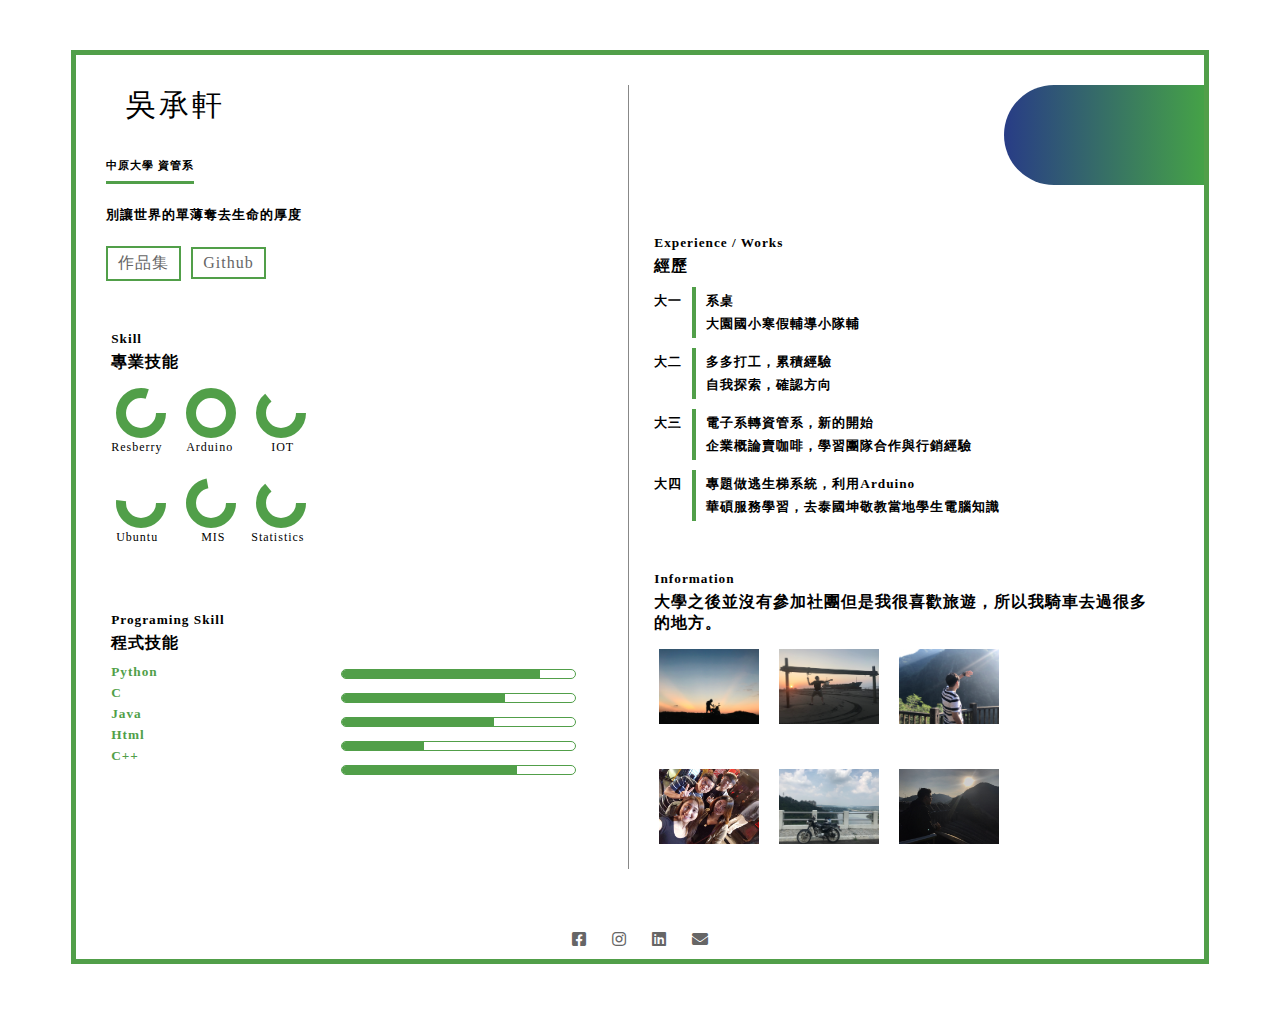
<file: index.html>
<!DOCTYPE html>
<html lang="en">

<head>
    <meta charset="UTF-8">
    <meta name="viewport" content="width=device-width, initial-scale=1.0">
    <meta http-equiv="X-UA-Compatible" content="ie=edge">
    <title>EasonHW3</title>
    <style>
        @import url("main.css");
        @import url("https://cdnjs.cloudflare.com/ajax/libs/font-awesome/5.11.2/css/all.css");
    </style>

</head>

<body>
    <div class="bg">
        <div class="container">
            <div class="shape"></div>
            <div class="right_block">
                <div class="name">吳承軒</div>
                <div class="info">
                    <h6>中原大學 資管系</h6>
                    <h5>別讓世界的單薄奪去生命的厚度</h5><a class="block" href="https://eason235768.github.io/eason-wu-10526123HW2.github.io/">作品集</a><a class="block" href="https://github.com/Eason235768">Github</a>
                </div>
                <div class="skill">
                    <h5>Skill</h5>
                    <h4>專業技能 </h4>
                    <div class="skill_container">
                        <div class="item">
                            <svg>
                                <circle cx="30" cy="30" r="20"></circle>
                                <circle cx="100" cy="30" r="20"></circle>
                                <circle cx="170" cy="30" r="20"></circle>
                                <circle cx="30" cy="120" r="20"></circle>
                                <circle cx="100" cy="120" r="20"></circle>
                                <circle cx="170" cy="120" r="20"></circle>
                            </svg>
                            <p class="text1">Resberry</p>
                            <p class="text2">Arduino</p>
                            <p class="text3">IOT</p>
                            <p class="text4">Ubuntu</p>
                            <p class="text5">MIS</p>
                            <p class="text6">Statistics</p>
                        </div>
                    </div>
                </div>
                <div class="skill">
                    <h5>Programing Skill</h5>
                    <h4>程式技能 </h4>
                    <div class="skill_container">
                        <div class="skill_right">
                            <h5>Python</h5>
                            <h5>C</h5>
                            <h5>Java</h5>
                            <h5>Html</h5>
                            <h5>C++</h5>
                        </div>
                        <div class="skill_left">
                            <div class="block_container">
                                <div class="fill"></div>
                            </div>
                            <div class="block_container">
                                <div class="fill"></div>
                            </div>
                            <div class="block_container">
                                <div class="fill"></div>
                            </div>
                            <div class="block_container">
                                <div class="fill"></div>
                            </div>
                            <div class="block_container">
                                <div class="fill"></div>
                            </div>
                        </div>
                    </div>
                </div>
            </div>
            <div class="left_block">
                <div class="works">
                    <h5>Experience / Works</h5>
                    <h4>經歷</h4>
                    <div class="works_containter">
                        <div class="works_block">
                            <div class="works_time">
                                <h5>大一</h5>
                            </div>
                            <div class="works_info">
                                <h5>系桌</h5>
                                <h5>大園國小寒假輔導小隊輔</h5>
                            </div>
                        </div>
                        <div class="works_block">
                            <div class="works_time">
                                <h5>大二</h5>
                            </div>
                            <div class="works_info">
                                <h5>多多打工，累積經驗</h5>
                                <h5>自我探索，確認方向</h5>
                            </div>
                        </div>
                        <div class="works_block">
                            <div class="works_time">
                                <h5>大三</h5>
                            </div>
                            <div class="works_info">
                                <h5>電子系轉資管系，新的開始</h5>
                                <h5>企業概論賣咖啡，學習團隊合作與行銷經驗</h5>
                            </div>
                        </div>
                        <div class="works_block">
                            <div class="works_time">
                                <h5>大四</h5>
                            </div>
                            <div class="works_info">
                                <h5>專題做逃生梯系統，利用Arduino</h5>
                                <h5>華碩服務學習，去泰國坤敬教當地學生電腦知識</h5>
                            </div>
                        </div>
                    </div>
                </div>
                <div class="contests">
                    <h5>Information</h5>
                    <h4>大學之後並沒有參加社團但是我很喜歡旅遊，所以我騎車去過很多的地方。</h4>
                    <div class="pic">
                        <div class="img img1"></div>
                        <div class="img img2"></div>
                        <div class="img img3"></div>
                    </div>
                    <div class="pic">
                        <div class="img img4"></div>
                        <div class="img img5"></div>
                        <div class="img img6"></div>
                    </div>
                </div>
            </div>
            <div class="link">
                <a href="https://www.facebook.com/profile.php?id=100001615278501"><i class="fab fa-facebook-square"></i></a>
                <a href="https://www.instagram.com/eason_0210/?hl=zh-tw"><i class="fab fa-instagram"></i></a>
                <a href="https://www.linkedin.com/in/eason-han-863760160/"><i class="fab fa-linkedin"></i></a>
                <a href="mailto:yi314675@gmail.com"><i class="fas fa-envelope"></i></a>
            </div>
        </div>
    </div>
</body>

</html>
</file>
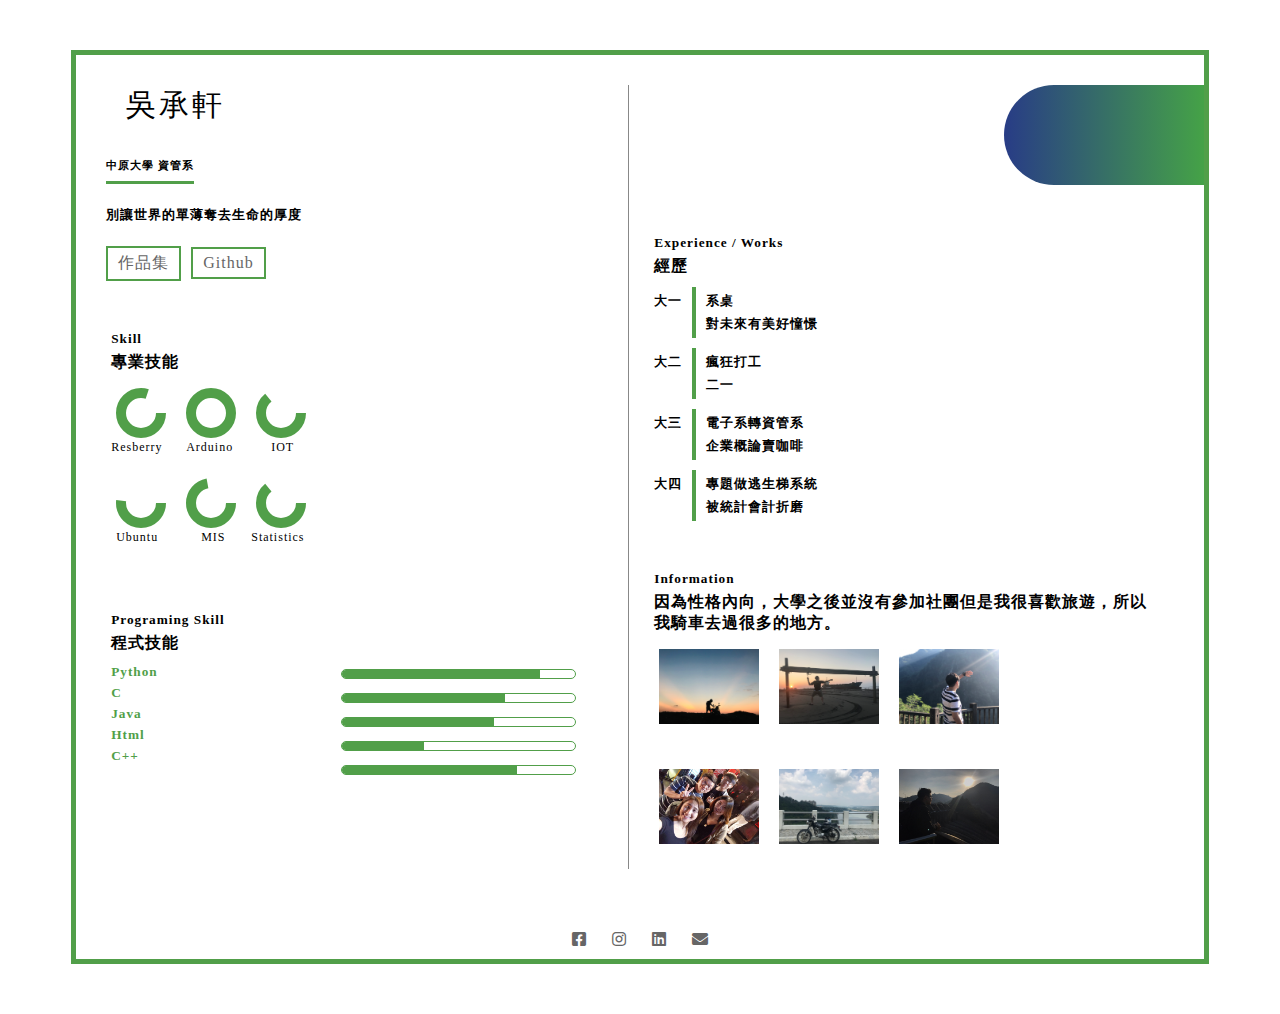
<file: HW3.html>
<!DOCTYPE html>
<html lang="en">

<head>
    <meta charset="UTF-8">
    <meta name="viewport" content="width=device-width, initial-scale=1.0">
    <meta http-equiv="X-UA-Compatible" content="ie=edge">
    <title>EasonHW3</title>
    <style>
        @import url("main.css");
        @import url("https://cdnjs.cloudflare.com/ajax/libs/font-awesome/5.11.2/css/all.css");
    </style>

</head>

<body>
    <div class="bg">
        <div class="container">
            <div class="shape"></div>
            <div class="right_block">
                <div class="name">吳承軒</div>
                <div class="info">
                    <h6>中原大學 資管系</h6>
                    <h5>別讓世界的單薄奪去生命的厚度</h5><a class="block" href="">作品集</a><a class="block" href="https://github.com/Eason235768">Github</a>
                </div>
                <div class="skill">
                    <h5>Skill</h5>
                    <h4>專業技能 </h4>
                    <div class="skill_container">
                        <div class="item">
                            <svg>
                                <circle cx="30" cy="30" r="20"></circle>
                                <circle cx="100" cy="30" r="20"></circle>
                                <circle cx="170" cy="30" r="20"></circle>
                                <circle cx="30" cy="120" r="20"></circle>
                                <circle cx="100" cy="120" r="20"></circle>
                                <circle cx="170" cy="120" r="20"></circle>
                            </svg>
                            <p class="text1">Resberry</p>
                            <p class="text2">Arduino</p>
                            <p class="text3">IOT</p>
                            <p class="text4">Ubuntu</p>
                            <p class="text5">MIS</p>
                            <p class="text6">Statistics</p>
                        </div>
                    </div>
                </div>
                <div class="skill">
                    <h5>Programing Skill</h5>
                    <h4>程式技能 </h4>
                    <div class="skill_container">
                        <div class="skill_right">
                            <h5>Python</h5>
                            <h5>C</h5>
                            <h5>Java</h5>
                            <h5>Html</h5>
                            <h5>C++</h5>
                        </div>
                        <div class="skill_left">
                            <div class="block_container">
                                <div class="fill"></div>
                            </div>
                            <div class="block_container">
                                <div class="fill"></div>
                            </div>
                            <div class="block_container">
                                <div class="fill"></div>
                            </div>
                            <div class="block_container">
                                <div class="fill"></div>
                            </div>
                            <div class="block_container">
                                <div class="fill"></div>
                            </div>
                        </div>
                    </div>
                </div>
            </div>
            <div class="left_block">
                <div class="works">
                    <h5>Experience / Works</h5>
                    <h4>經歷</h4>
                    <div class="works_containter">
                        <div class="works_block">
                            <div class="works_time">
                                <h5>大一</h5>
                            </div>
                            <div class="works_info">
                                <h5>系桌</h5>
                                <h5>對未來有美好憧憬</h5>
                            </div>
                        </div>
                        <div class="works_block">
                            <div class="works_time">
                                <h5>大二</h5>
                            </div>
                            <div class="works_info">
                                <h5>瘋狂打工</h5>
                                <h5>二一</h5>
                            </div>
                        </div>
                        <div class="works_block">
                            <div class="works_time">
                                <h5>大三</h5>
                            </div>
                            <div class="works_info">
                                <h5>電子系轉資管系</h5>
                                <h5>企業概論賣咖啡</h5>
                            </div>
                        </div>
                        <div class="works_block">
                            <div class="works_time">
                                <h5>大四</h5>
                            </div>
                            <div class="works_info">
                                <h5>專題做逃生梯系統</h5>
                                <h5>被統計會計折磨</h5>
                            </div>
                        </div>
                    </div>
                </div>
                <div class="contests">
                    <h5>Information</h5>
                    <h4>因為性格內向，大學之後並沒有參加社團但是我很喜歡旅遊，所以我騎車去過很多的地方。</h4>
                    <div class="pic">
                        <div class="img img1"></div>
                        <div class="img img2"></div>
                        <div class="img img3"></div>
                    </div>
                    <div class="pic">
                        <div class="img img4"></div>
                        <div class="img img5"></div>
                        <div class="img img6"></div>
                    </div>
                </div>
            </div>
            <div class="link">
                <a href="https://www.facebook.com/profile.php?id=100001615278501"><i class="fab fa-facebook-square"></i></a>
                <a href="https://www.instagram.com/eason_0210/?hl=zh-tw"><i class="fab fa-instagram"></i></a>
                <a href="https://www.linkedin.com/in/eason-han-863760160/"><i class="fab fa-linkedin"></i></a>
                <a href="mailto:yi314675@gmail.com"><i class="fas fa-envelope"></i></a>
            </div>
        </div>
    </div>
</body>

</html>
</file>
